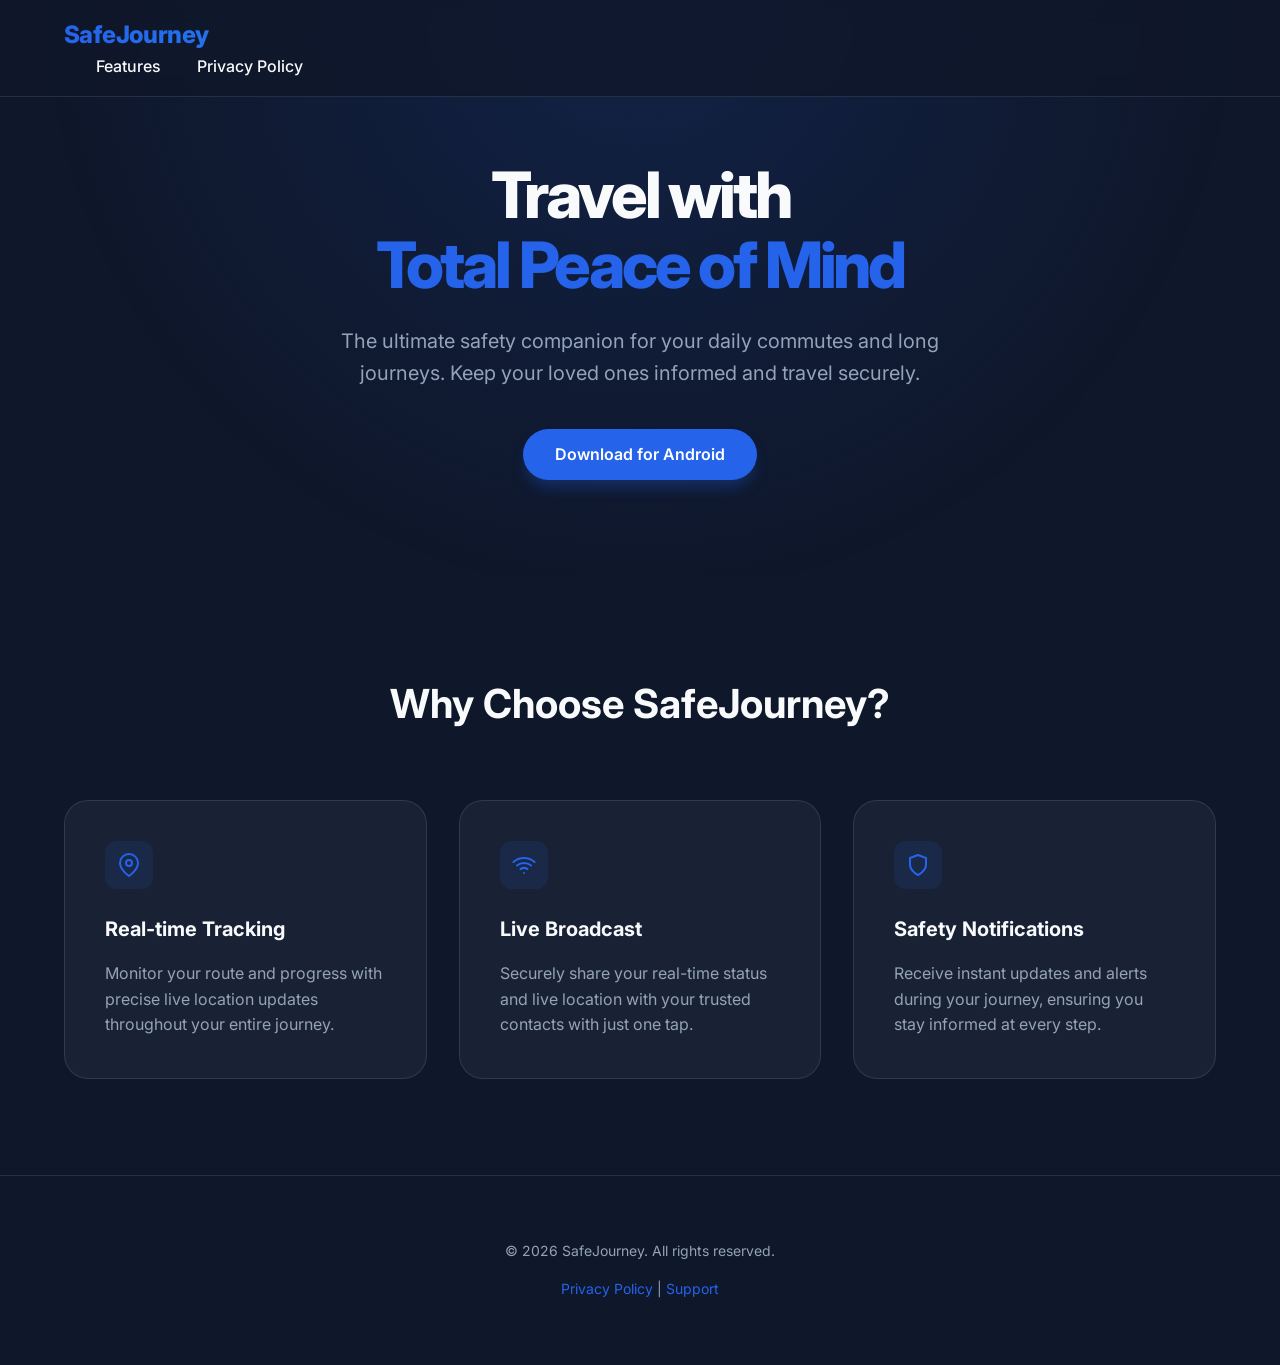
<file: index.html>
<!DOCTYPE html>
<html lang="en-GB">
<head>
    <meta charset="UTF-8">
    <meta name="viewport" content="width=device-width, initial-scale=1.0">
    <meta name="description" content="SafeJourney - Your companion for safe and secure travel. Real-time tracking, live broadcasts, and safety alerts.">
    <title>SafeJourney | Travel with Confidence</title>
    <link rel="stylesheet" href="styles.css">
    <link rel="preconnect" href="https://fonts.googleapis.com">
    <link rel="preconnect" href="https://fonts.gstatic.com" crossorigin>
    <link href="https://fonts.googleapis.com/css2?family=Inter:wght@400;500;600;700;800&display=swap" rel="stylesheet">
    <style>
        /* Small inline animation delays */
        .feature-card:nth-child(2) { animation-delay: 0.2s; }
        .feature-card:nth-child(3) { animation-delay: 0.4s; }
    </style>
</head>
<body>
    <header>
        <div class="container nav">
            <div class="logo">SafeJourney</div>
            <div class="nav-links">
                <a href="#features">Features</a>
                <a href="privacy.html">Privacy Policy</a>
            </div>
        </div>
    </header>

    <section class="hero">
        <div class="container">
            <h1>Travel with<br><span style="color: var(--primary)">Total Peace of Mind</span></h1>
            <p>The ultimate safety companion for your daily commutes and long journeys. Keep your loved ones informed and travel securely.</p>
            <a href="#" class="btn btn-primary">Download for Android</a>
        </div>
    </section>

    <section class="features" id="features">
        <div class="container">
            <div class="section-title">
                <h2>Why Choose SafeJourney?</h2>
            </div>
            <div class="features-grid">
                <div class="feature-card">
                    <div class="feature-icon">
                        <svg xmlns="http://www.w3.org/2000/svg" width="24" height="24" viewBox="0 0 24 24" fill="none" stroke="currentColor" stroke-width="2" stroke-linecap="round" stroke-linejoin="round"><path d="M21 10c0 7-9 13-9 13s-9-6-9-13a9 9 0 0 1 18 0z"></path><circle cx="12" cy="10" r="3"></circle></svg>
                    </div>
                    <h3>Real-time Tracking</h3>
                    <p>Monitor your route and progress with precise live location updates throughout your entire journey.</p>
                </div>
                <div class="feature-card">
                    <div class="feature-icon">
                        <svg xmlns="http://www.w3.org/2000/svg" width="24" height="24" viewBox="0 0 24 24" fill="none" stroke="currentColor" stroke-width="2" stroke-linecap="round" stroke-linejoin="round"><path d="M5 12.55a11 11 0 0 1 14.08 0"></path><path d="M1.42 9a16 16 0 0 1 21.16 0"></path><path d="M8.53 16.11a6 6 0 0 1 6.95 0"></path><line x1="12" y1="20" x2="12.01" y2="20"></line></svg>
                    </div>
                    <h3>Live Broadcast</h3>
                    <p>Securely share your real-time status and live location with your trusted contacts with just one tap.</p>
                </div>
                <div class="feature-card">
                    <div class="feature-icon">
                        <svg xmlns="http://www.w3.org/2000/svg" width="24" height="24" viewBox="0 0 24 24" fill="none" stroke="currentColor" stroke-width="2" stroke-linecap="round" stroke-linejoin="round"><path d="M12 22s8-4 8-10V5l-8-3-8 3v7c0 6 8 10 8 10z"></path></svg>
                    </div>
                    <h3>Safety Notifications</h3>
                    <p>Receive instant updates and alerts during your journey, ensuring you stay informed at every step.</p>
                </div>
            </div>
        </div>
    </section>

    <footer>
        <div class="container">
            <p>&copy; 2026 SafeJourney. All rights reserved.</p>
            <p style="margin-top: 1rem;">
                <a href="privacy.html">Privacy Policy</a> | 
                <a href="#">Support</a>
            </p>
        </div>
    </footer>
</body>
</html>
</file>
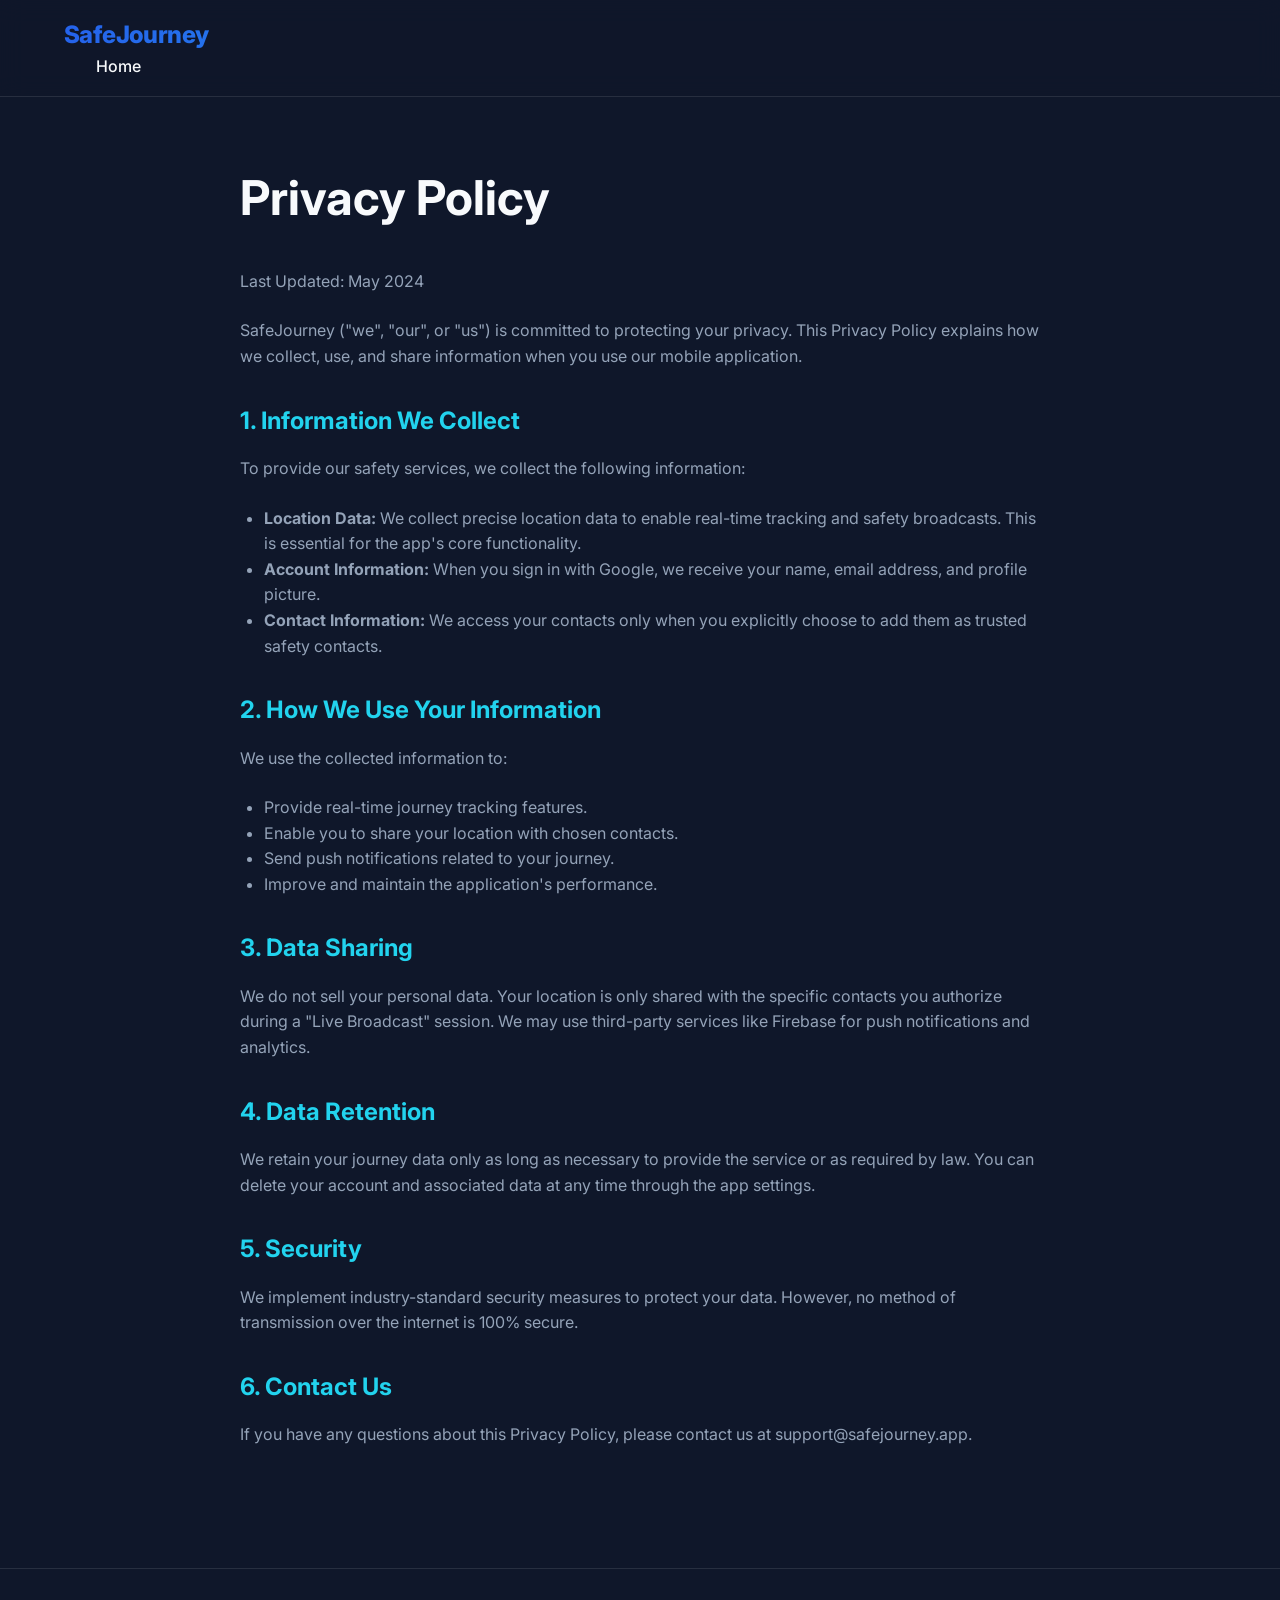
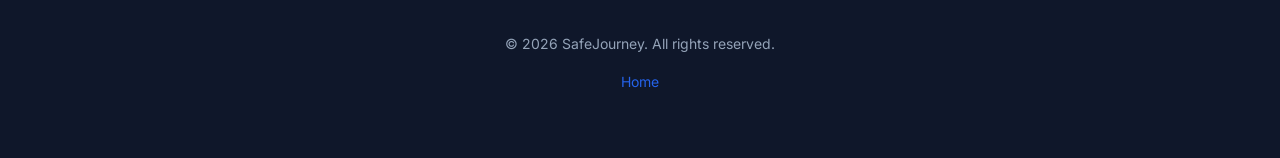
<file: privacy.html>
<!DOCTYPE html>
<html lang="en-GB">
<head>
    <meta charset="UTF-8">
    <meta name="viewport" content="width=device-width, initial-scale=1.0">
    <title>Privacy Policy | SafeJourney</title>
    <link rel="stylesheet" href="styles.css">
    <link rel="preconnect" href="https://fonts.googleapis.com">
    <link rel="preconnect" href="https://fonts.gstatic.com" crossorigin>
    <link href="https://fonts.googleapis.com/css2?family=Inter:wght@400;500;600;700;800&display=swap" rel="stylesheet">
</head>
<body>
    <header>
        <div class="container nav">
            <div class="logo">SafeJourney</div>
            <div class="nav-links">
                <a href="index.html">Home</a>
            </div>
        </div>
    </header>

    <main class="privacy-content container">
        <h1>Privacy Policy</h1>
        <p>Last Updated: May 2024</p>

        <p>SafeJourney ("we", "our", or "us") is committed to protecting your privacy. This Privacy Policy explains how we collect, use, and share information when you use our mobile application.</p>

        <h2>1. Information We Collect</h2>
        <p>To provide our safety services, we collect the following information:</p>
        <ul>
            <li><strong>Location Data:</strong> We collect precise location data to enable real-time tracking and safety broadcasts. This is essential for the app's core functionality.</li>
            <li><strong>Account Information:</strong> When you sign in with Google, we receive your name, email address, and profile picture.</li>
            <li><strong>Contact Information:</strong> We access your contacts only when you explicitly choose to add them as trusted safety contacts.</li>
        </ul>

        <h2>2. How We Use Your Information</h2>
        <p>We use the collected information to:</p>
        <ul>
            <li>Provide real-time journey tracking features.</li>
            <li>Enable you to share your location with chosen contacts.</li>
            <li>Send push notifications related to your journey.</li>
            <li>Improve and maintain the application's performance.</li>
        </ul>

        <h2>3. Data Sharing</h2>
        <p>We do not sell your personal data. Your location is only shared with the specific contacts you authorize during a "Live Broadcast" session. We may use third-party services like Firebase for push notifications and analytics.</p>

        <h2>4. Data Retention</h2>
        <p>We retain your journey data only as long as necessary to provide the service or as required by law. You can delete your account and associated data at any time through the app settings.</p>

        <h2>5. Security</h2>
        <p>We implement industry-standard security measures to protect your data. However, no method of transmission over the internet is 100% secure.</p>

        <h2>6. Contact Us</h2>
        <p>If you have any questions about this Privacy Policy, please contact us at support@safejourney.app.</p>
    </main>

    <footer>
        <div class="container">
            <p>&copy; 2026 SafeJourney. All rights reserved.</p>
            <p style="margin-top: 1rem;">
                <a href="index.html">Home</a>
            </p>
        </div>
    </footer>
</body>
</html>
</file>
<file: styles.css>
:root {
    --primary: #2563eb;
    --primary-hover: #1d4ed8;
    --secondary: #0ea5e9;
    --accent: #22d3ee;
    --bg-dark: #0f172a;
    --bg-card: rgba(30, 41, 59, 0.7);
    --text-main: #f8fafc;
    --text-muted: #94a3b8;
    --glass-border: rgba(255, 255, 255, 0.1);
    --font-sans: 'Inter', system-ui, -apple-system, sans-serif;
}

* {
    margin: 0;
    padding: 0;
    box-sizing: border-box;
}

body {
    font-family: var(--font-sans);
    background-color: var(--bg-dark);
    color: var(--text-main);
    line-height: 1.6;
    overflow-x: hidden;
}

.container {
    max-width: 1200px;
    margin: 0 auto;
    padding: 0 1.5rem;
}

/* Glassmorphism Header */
header {
    position: fixed;
    top: 0;
    width: 100%;
    z-index: 1000;
    background: rgba(15, 23, 42, 0.8);
    backdrop-filter: blur(12px);
    border-bottom: 1px solid var(--glass-border);
    padding: 1rem 0;
}

nav {
    display: flex;
    justify-content: space-between;
    align-items: center;
}

.logo {
    font-size: 1.5rem;
    font-weight: 800;
    background: linear-gradient(to right, var(--primary), var(--accent));
    -webkit-background-clip: text;
    -webkit-text-fill-color: transparent;
    letter-spacing: -0.025em;
}

.nav-links a {
    color: var(--text-main);
    text-decoration: none;
    margin-left: 2rem;
    font-weight: 500;
    transition: color 0.3s ease;
}

.nav-links a:hover {
    color: var(--accent);
}

/* Hero Section */
.hero {
    padding: 10rem 0 6rem;
    text-align: center;
    background: radial-gradient(circle at top center, rgba(37, 99, 235, 0.15) 0%, transparent 70%);
}

.hero h1 {
    font-size: 4rem;
    font-weight: 800;
    margin-bottom: 1.5rem;
    letter-spacing: -0.05em;
    line-height: 1.1;
}

.hero p {
    font-size: 1.25rem;
    color: var(--text-muted);
    max-width: 600px;
    margin: 0 auto 2.5rem;
}

.btn {
    display: inline-block;
    padding: 0.8rem 2rem;
    border-radius: 9999px;
    font-weight: 600;
    text-decoration: none;
    transition: all 0.3s cubic-bezier(0.4, 0, 0.2, 1);
}

.btn-primary {
    background: var(--primary);
    color: white;
    box-shadow: 0 10px 15px -3px rgba(37, 99, 235, 0.3);
}

.btn-primary:hover {
    background: var(--primary-hover);
    transform: translateY(-2px);
    box-shadow: 0 20px 25px -5px rgba(37, 99, 235, 0.4);
}

/* Features Grid */
.features {
    padding: 6rem 0;
}

.section-title {
    text-align: center;
    margin-bottom: 4rem;
}

.section-title h2 {
    font-size: 2.5rem;
    font-weight: 700;
}

.features-grid {
    display: grid;
    grid-template-columns: repeat(auto-fit, minmax(300px, 1fr));
    gap: 2rem;
}

.feature-card {
    background: var(--bg-card);
    padding: 2.5rem;
    border-radius: 1.5rem;
    border: 1px solid var(--glass-border);
    transition: transform 0.3s ease, border-color 0.3s ease;
}

.feature-card:hover {
    transform: translateY(-5px);
    border-color: var(--primary);
}

.feature-icon {
    width: 3rem;
    height: 3rem;
    background: rgba(37, 99, 235, 0.1);
    border-radius: 0.75rem;
    display: flex;
    align-items: center;
    justify-content: center;
    margin-bottom: 1.5rem;
    color: var(--primary);
}

.feature-card h3 {
    margin-bottom: 1rem;
    font-size: 1.25rem;
}

.feature-card p {
    color: var(--text-muted);
}

/* Privacy Page Specific */
.privacy-content {
    padding: 10rem 0 6rem;
    max-width: 800px;
    margin: 0 auto;
}

.privacy-content h1 {
    font-size: 3rem;
    margin-bottom: 2rem;
}

.privacy-content h2 {
    margin: 2rem 0 1rem;
    color: var(--accent);
}

.privacy-content p, .privacy-content ul {
    margin-bottom: 1.5rem;
    color: var(--text-muted);
}

.privacy-content ul {
    padding-left: 1.5rem;
}

/* Footer */
footer {
    padding: 4rem 0;
    border-top: 1px solid var(--glass-border);
    text-align: center;
}

footer p {
    color: var(--text-muted);
    font-size: 0.875rem;
}

footer a {
    color: var(--primary);
    text-decoration: none;
}

/* Animations */
@keyframes fadeIn {
    from { opacity: 0; transform: translateY(20px); }
    to { opacity: 1; transform: translateY(0); }
}

.hero, .feature-card {
    animation: fadeIn 0.8s ease-out forwards;
}

@media (max-width: 768px) {
    .hero h1 { font-size: 2.5rem; }
    .nav-links { display: none; }
}
</file>
